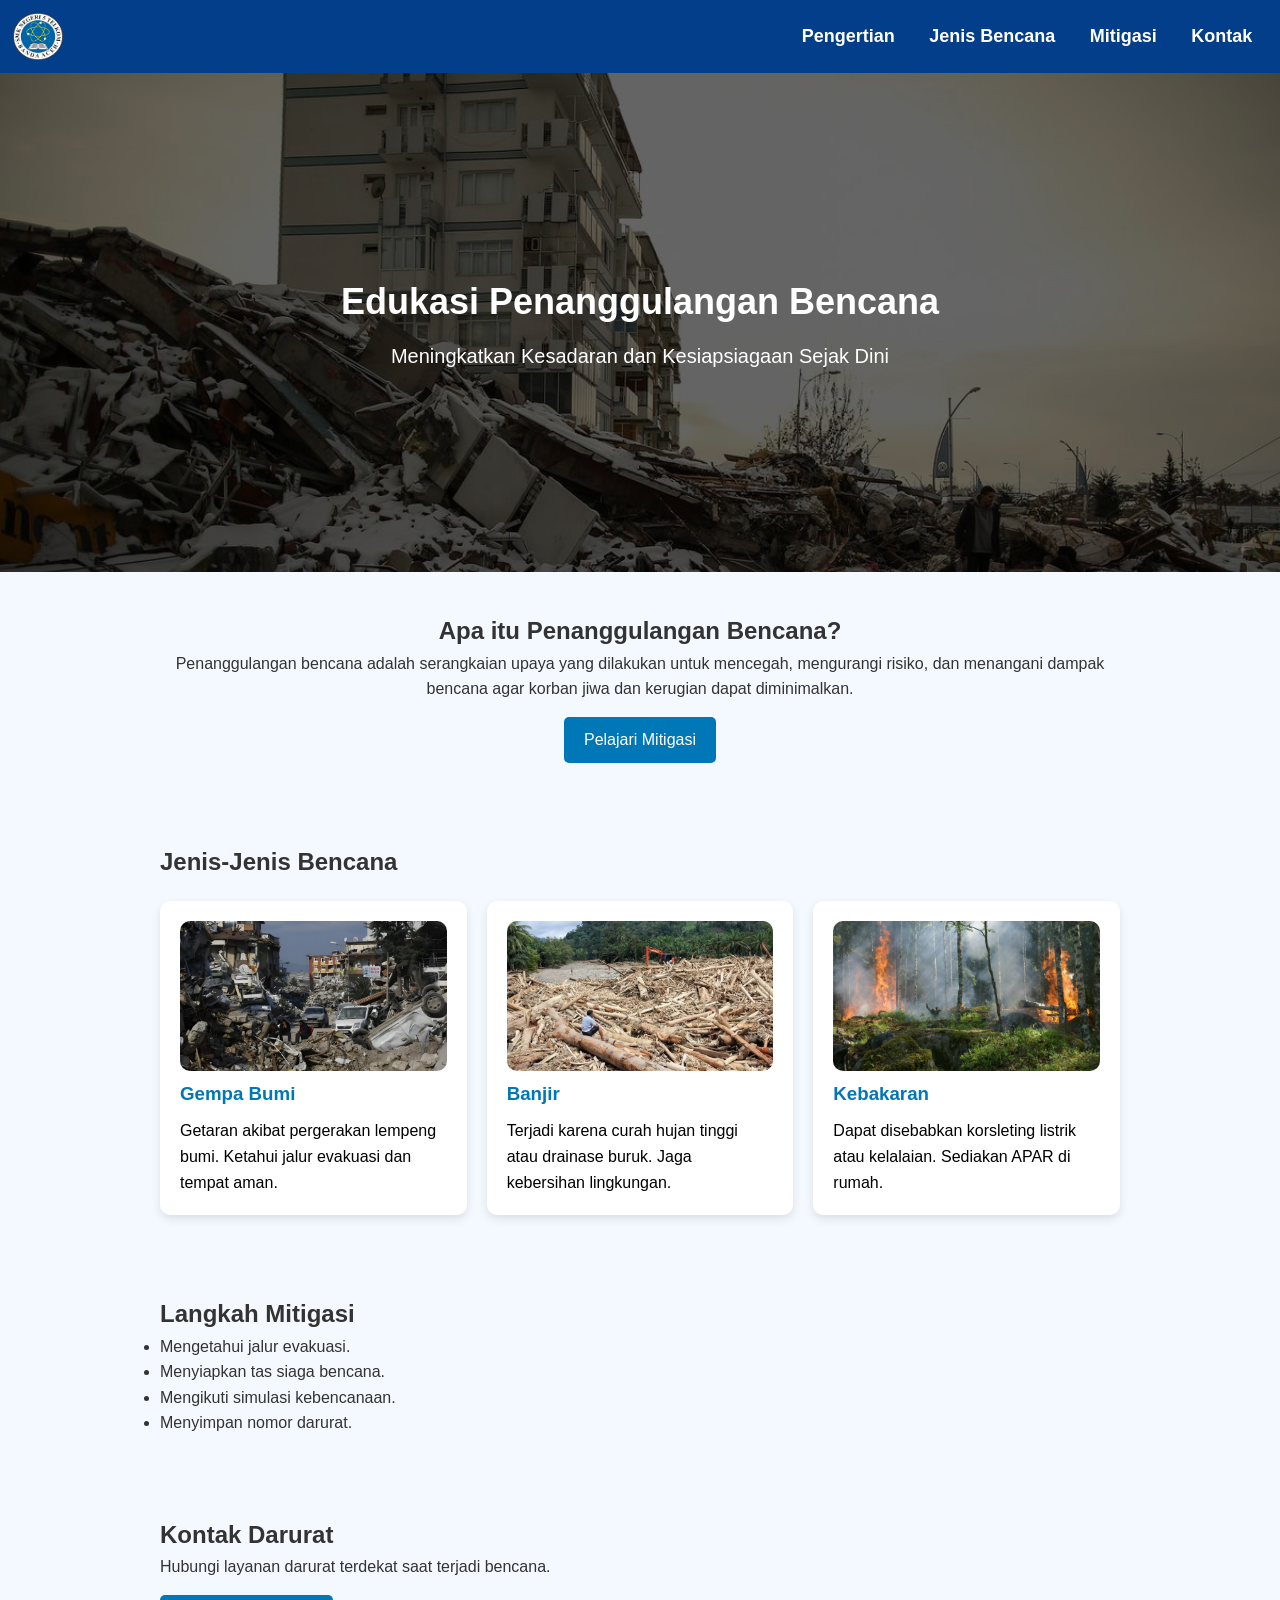
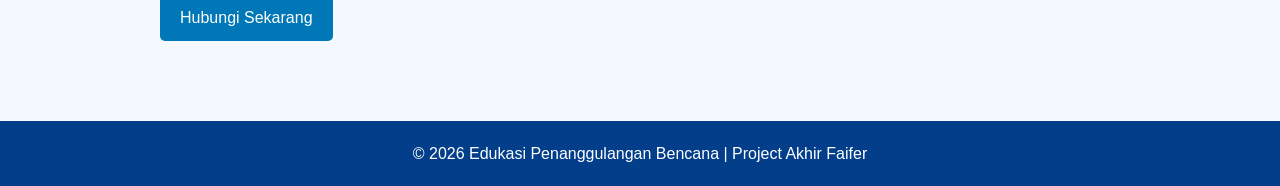
<file: index.html>
<!DOCTYPE html>
<html lang="id">
    
<head>
    <meta charset="UTF-8">
    <meta name="viewport" content="width=device-width, initial-scale=1.0">
    <title>Edukasi Penanggulangan Bencana</title>

    <!-- Menghubungkan ke file CSS eksternal -->
    <link rel="stylesheet" href="codingan/style(index).css">
</head>
<body>

    <nav>
        <img src="Images/Logo_SMKN5_Banda_Aceh_Large.png" alt="">
        <div>
            <a href="#pengertian">Pengertian</a>
            <a href="#jenis">Jenis Bencana</a>
            <a href="#mitigasi">Mitigasi</a>
            <a href="#kontak">Kontak</a>
        </div>
    </nav>


    <header>
        <h1>Edukasi Penanggulangan Bencana</h1>
        <p>Meningkatkan Kesadaran dan Kesiapsiagaan Sejak Dini</p>
    </header>

    
    <section id="pengertian">
        <h2>Apa itu Penanggulangan Bencana?</h2>
        <p>Penanggulangan bencana adalah serangkaian upaya yang dilakukan untuk mencegah, mengurangi risiko, dan menangani dampak bencana agar korban jiwa dan kerugian dapat diminimalkan.</p>
        <a href="#mitigasi" class="btn">Pelajari Mitigasi</a>
    </section>

    <section id="jenis">
        <h2>Jenis-Jenis Bencana</h2>
        <div class="card-container">

            <a href="codingan/gempabumi (1).html">
                <div class="card">
                <img src="Images/image.png" alt="">
                <h3>Gempa Bumi</h3>
                <p>Getaran akibat pergerakan lempeng bumi. Ketahui jalur evakuasi dan tempat aman.</p>
                </div>
            </a>
            <a href="codingan/banjir.html">
                <div class="card">
                <img src="Images/banjir-1.webp" alt="">
                <h3>Banjir</h3>
                <p>Terjadi karena curah hujan tinggi atau drainase buruk. Jaga kebersihan lingkungan.</p>
                </div>
            </a>
            <a href="codingan/kebakaran.html"> 
                <div class="card">
                <img src="Images/pexels-pixabay-51951.jpg" alt="">
                <h3>Kebakaran</h3>
                <p>Dapat disebabkan korsleting listrik atau kelalaian. Sediakan APAR di rumah.</p>
            </div>
            </a>

        </div>
    </section>

    <section id="mitigasi">
        <h2>Langkah Mitigasi</h2>
        <ul>
            <li>Mengetahui jalur evakuasi.</li>
            <li>Menyiapkan tas siaga bencana.</li>
            <li>Mengikuti simulasi kebencanaan.</li>
            <li>Menyimpan nomor darurat.</li>
        </ul>
    </section>

    <section id="kontak">
        <h2>Kontak Darurat</h2>
        <p>Hubungi layanan darurat terdekat saat terjadi bencana.</p>
        <a href="https://indonesiabaik.id/infografis/catat-ya-nomor-darurat-bencana" class="btn">Hubungi Sekarang</a>
    </section>

    <footer>
        <p>&copy; 2026 Edukasi Penanggulangan Bencana | Project Akhir Faifer</p>
    </footer>

</body>

</html>
</file>
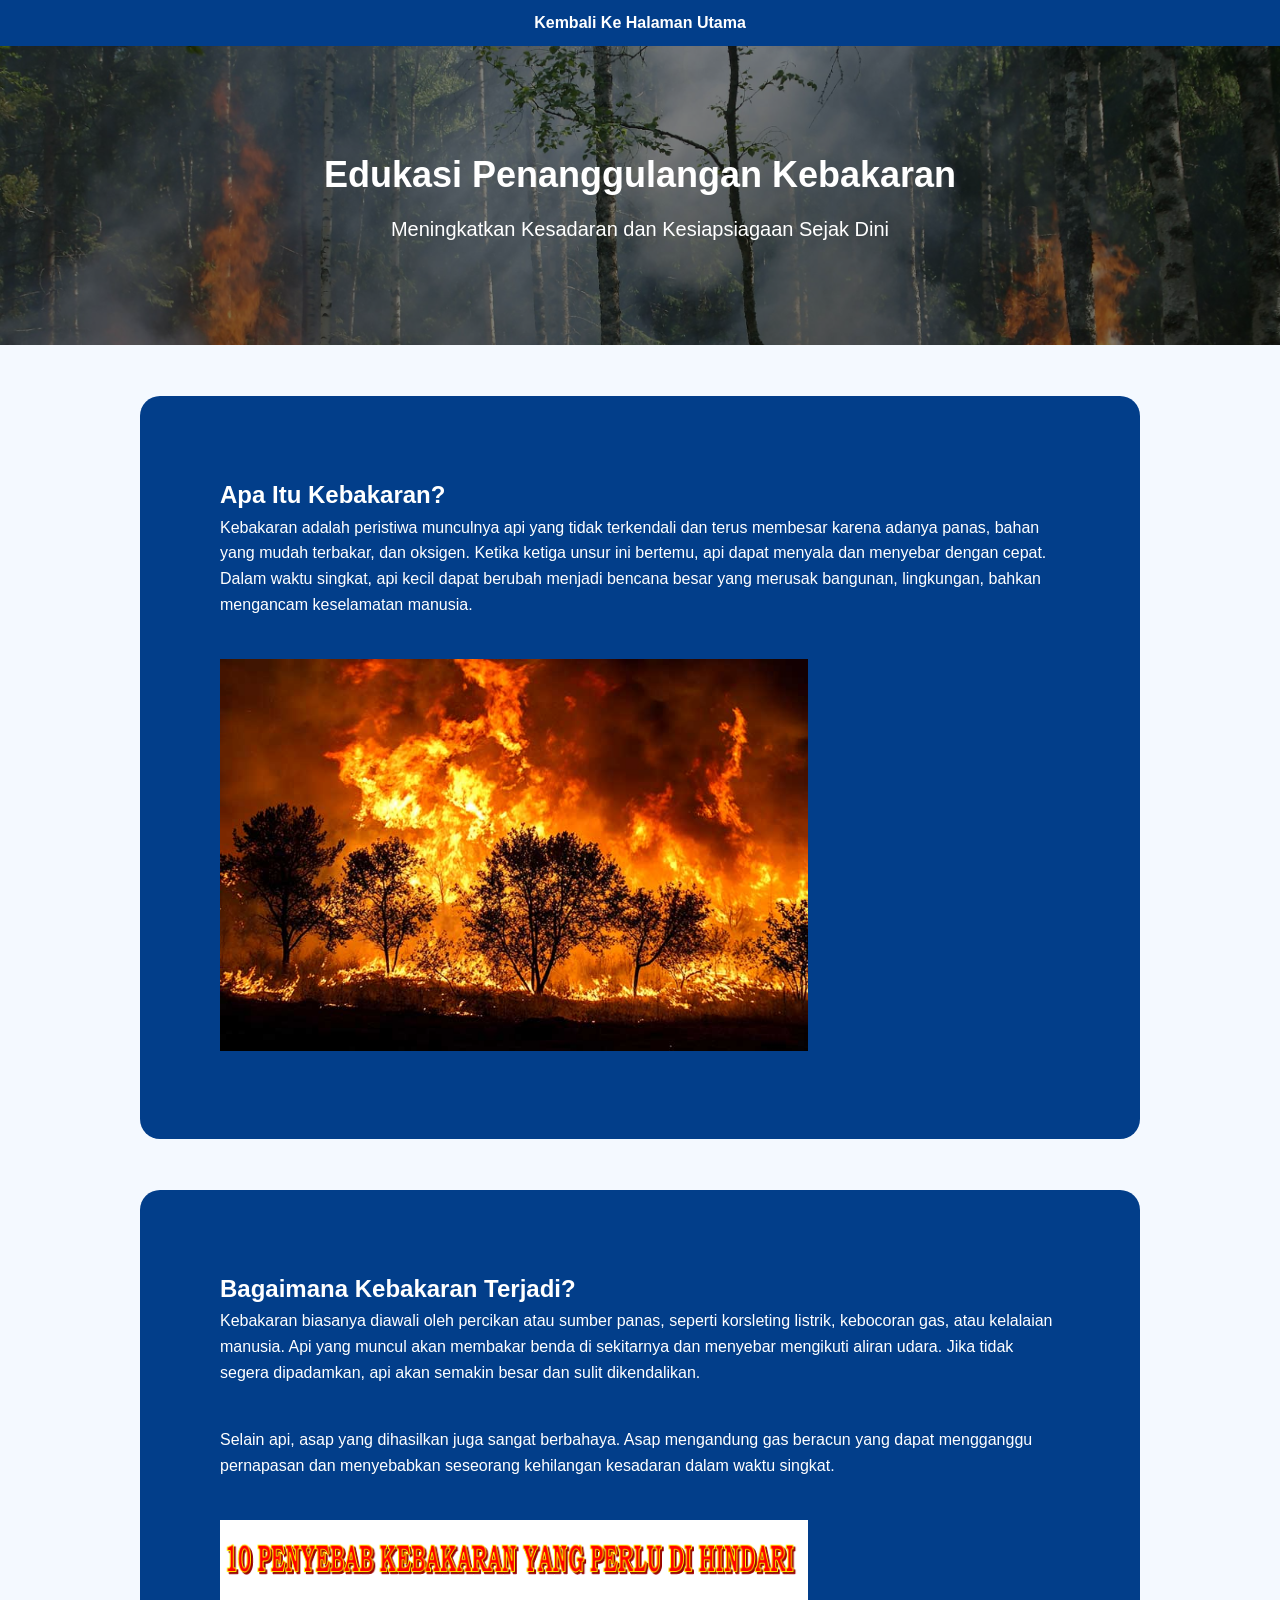
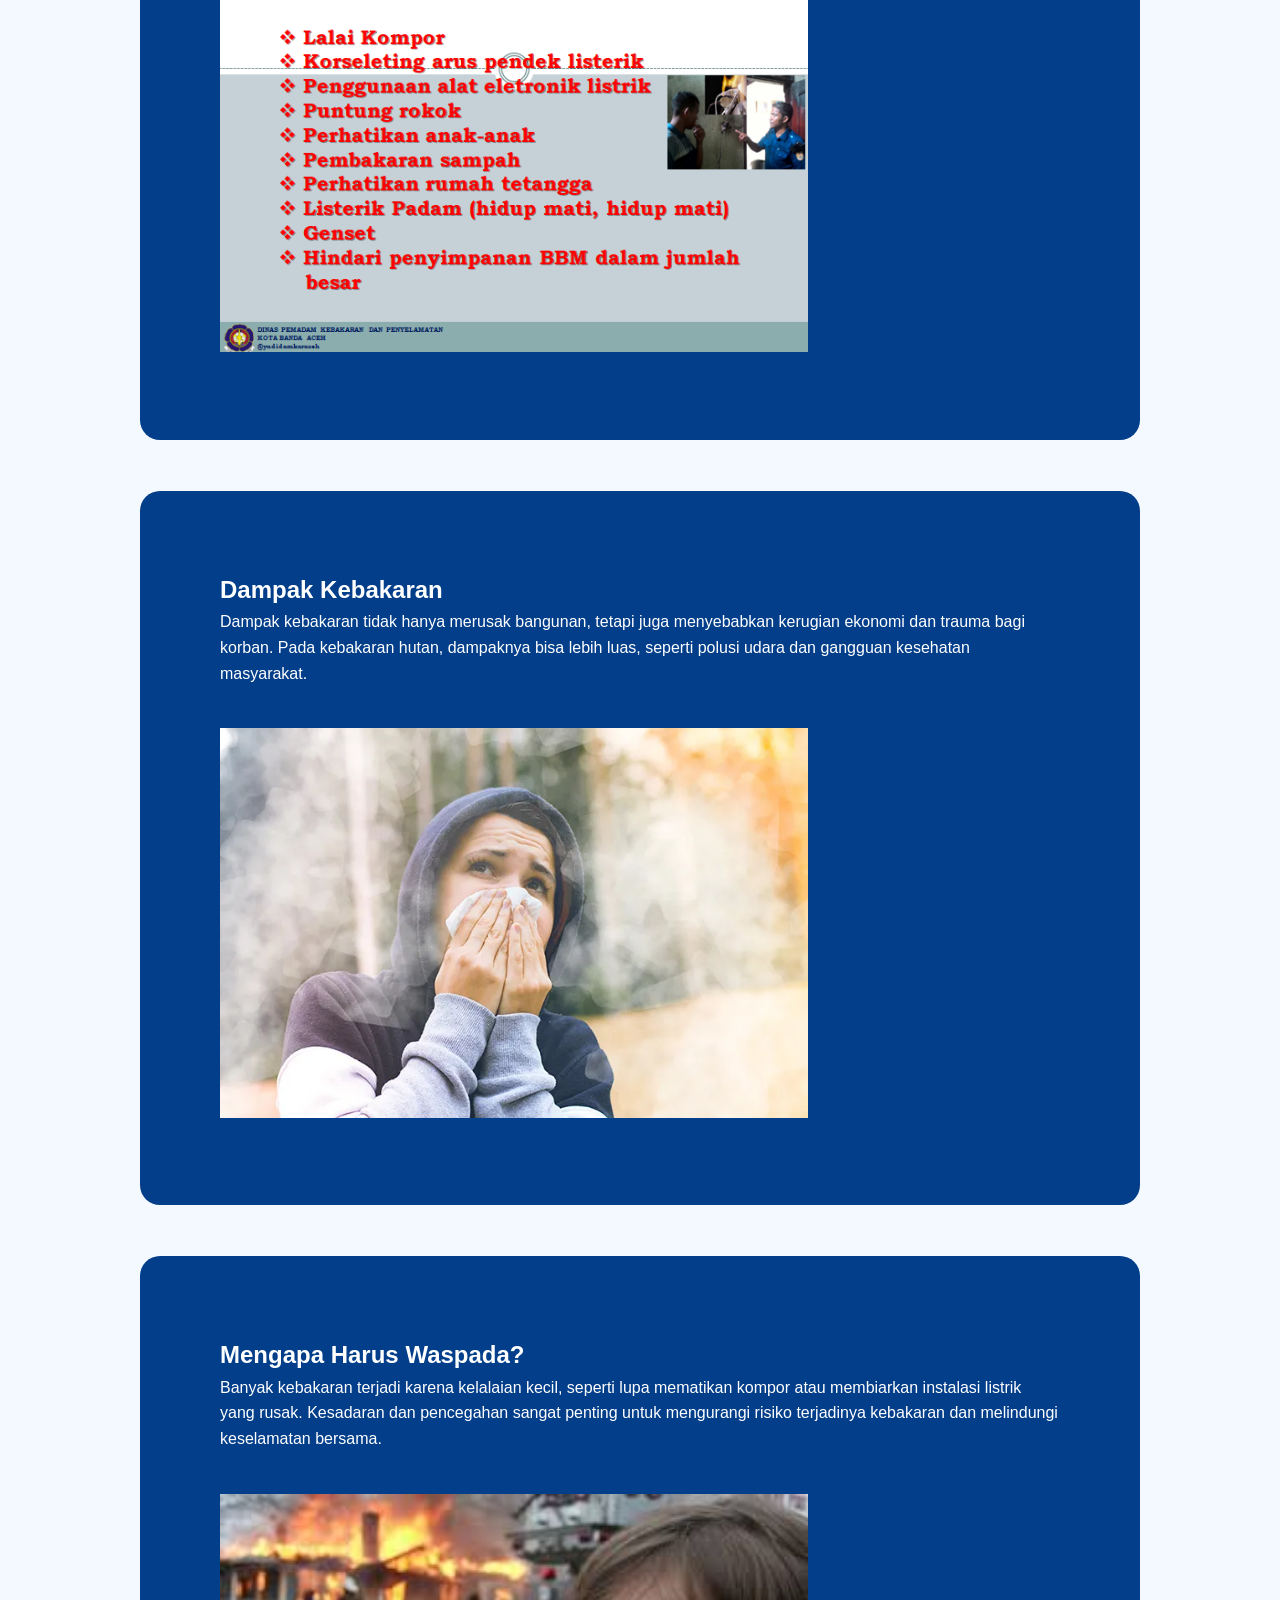
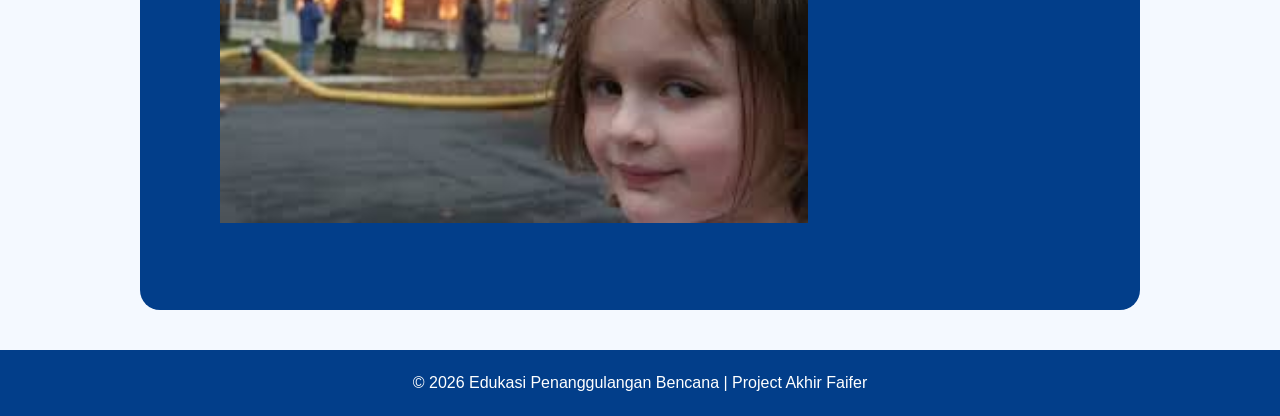
<file: kebakaran.html>
<!DOCTYPE html>
<html lang="id">
    
<head>
    <meta charset="UTF-8">
    <meta name="viewport" content="width=device-width, initial-scale=1.0">
    <title>Edukasi Penanggulangan Bencana</title>

    <!-- Menghubungkan ke file CSS eksternal -->
    <link rel="stylesheet" href="kebakaran.css">
</head>
<body>
    

    <nav>
        <a href="index.html">Kembali Ke Halaman Utama</a>
    </nav>


    <header>
        <h1>Edukasi Penanggulangan Kebakaran</h1>
        <p>Meningkatkan Kesadaran dan Kesiapsiagaan Sejak Dini</p>
    </header>

    <main>
            <section class="pengertian">
                <h2>Apa Itu Kebakaran?</h2>
                <p>
                Kebakaran adalah peristiwa munculnya api yang tidak terkendali dan terus membesar
                karena adanya panas, bahan yang mudah terbakar, dan oksigen. Ketika ketiga unsur ini
                bertemu, api dapat menyala dan menyebar dengan cepat. Dalam waktu singkat, api kecil
                dapat berubah menjadi bencana besar yang merusak bangunan, lingkungan, bahkan
                mengancam keselamatan manusia.
                </p>
                <img src="what-are-wildfires.jpg" alt="">
            </section>

           

         <section class="bagaimana">
                <h2>Bagaimana Kebakaran Terjadi?</h2>
                <p>
                Kebakaran biasanya diawali oleh percikan atau sumber panas, seperti korsleting listrik,
                kebocoran gas, atau kelalaian manusia. Api yang muncul akan membakar benda di
                sekitarnya dan menyebar mengikuti aliran udara. Jika tidak segera dipadamkan, api akan
                semakin besar dan sulit dikendalikan.
                </p>
                <p>
                Selain api, asap yang dihasilkan juga sangat berbahaya. Asap mengandung gas beracun
                yang dapat mengganggu pernapasan dan menyebabkan seseorang kehilangan kesadaran
                dalam waktu singkat.
                </p>
                <img src="Tanpa-judul-61.png" alt="">

            </section>

            <section class="dampak">
                <h2>Dampak Kebakaran</h2>
                <p>
                Dampak kebakaran tidak hanya merusak bangunan, tetapi juga menyebabkan kerugian
                ekonomi dan trauma bagi korban. Pada kebakaran hutan, dampaknya bisa lebih luas,
                seperti polusi udara dan gangguan kesehatan masyarakat.
                </p>
                <img src="X-Dampak-Kesehatan-Akibat-Menghirup-Asap-Kebakaran.jpg.webp" alt="">
            </section>

            <section class="mengapa">
                <h2>Mengapa Harus Waspada?</h2>
                <p>
                Banyak kebakaran terjadi karena kelalaian kecil, seperti lupa mematikan kompor atau
                membiarkan instalasi listrik yang rusak. Kesadaran dan pencegahan sangat penting
                untuk mengurangi risiko terjadinya kebakaran dan melindungi keselamatan bersama.
                </p>
                <img src="meme.jpg" alt="">
            </section>
        </main>
    

    
    <footer>
        <p>&copy; 2026 Edukasi Penanggulangan Bencana | Project Akhir Faifer</p>
    </footer>

</body>

</html>
</file>
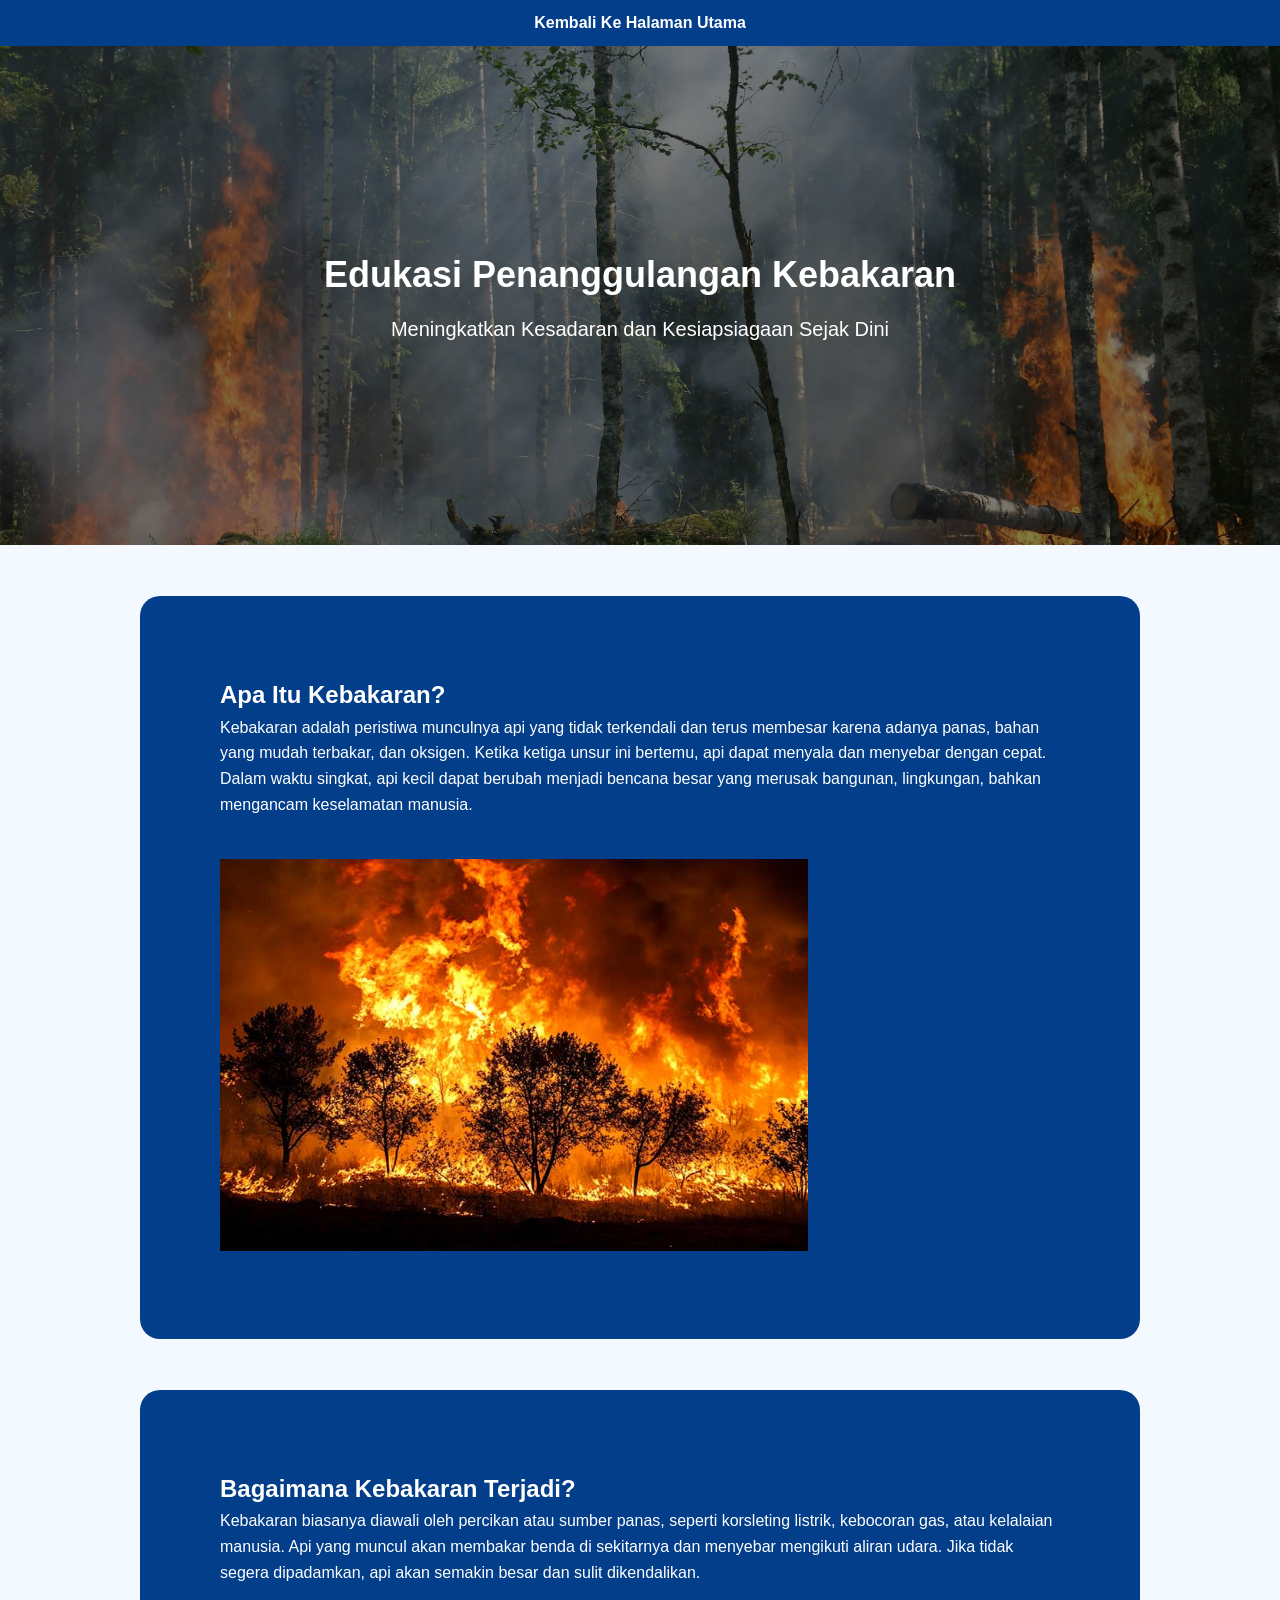
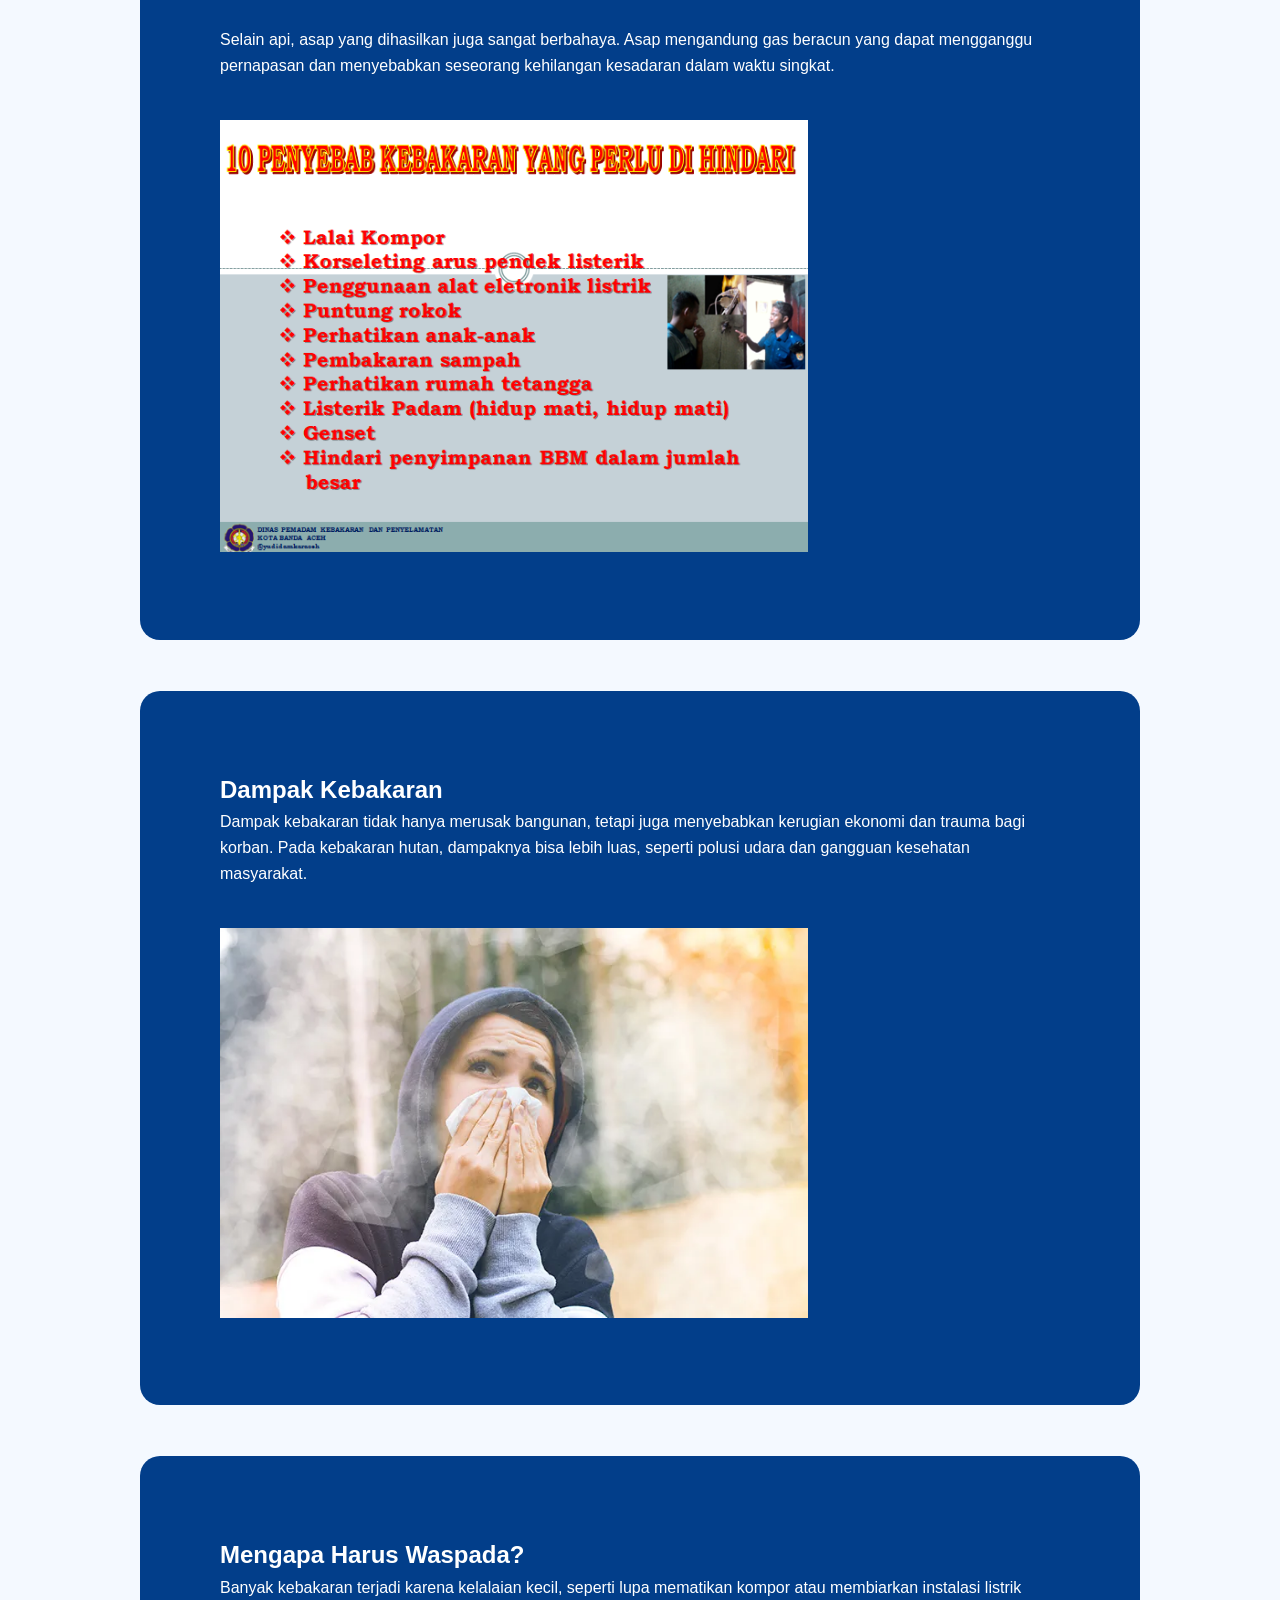
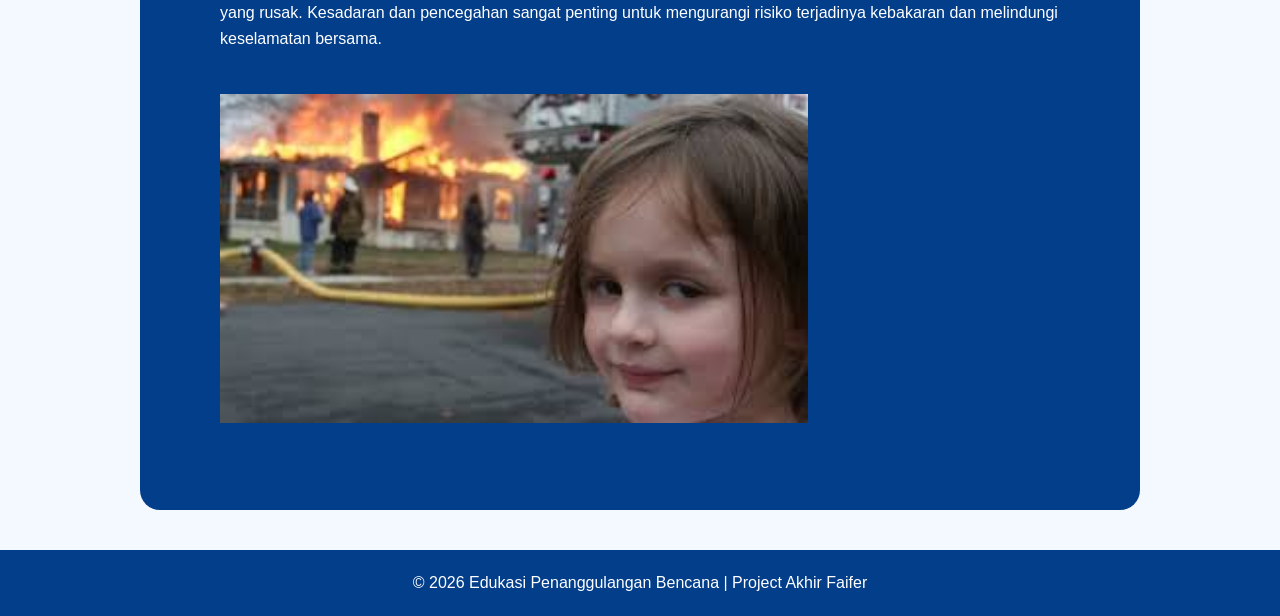
<file: codingan/kebakaran.html>
<!DOCTYPE html>
<html lang="id">
    
<head>
    <meta charset="UTF-8">
    <meta name="viewport" content="width=device-width, initial-scale=1.0">
    <title>Edukasi Penanggulangan Kebakaran</title>

    <!-- Menghubungkan ke file CSS eksternal -->
    <link rel="stylesheet" href="kebakaran.css">
</head>
<body>
    

    <nav>
        <a href="/index.html">Kembali Ke Halaman Utama</a>
    </nav>


    <header>
        <h1>Edukasi Penanggulangan Kebakaran</h1>
        <p>Meningkatkan Kesadaran dan Kesiapsiagaan Sejak Dini</p>
    </header>

    <main>
            <section class="pengertian">
                <h2>Apa Itu Kebakaran?</h2>
                <p>
                Kebakaran adalah peristiwa munculnya api yang tidak terkendali dan terus membesar
                karena adanya panas, bahan yang mudah terbakar, dan oksigen. Ketika ketiga unsur ini
                bertemu, api dapat menyala dan menyebar dengan cepat. Dalam waktu singkat, api kecil
                dapat berubah menjadi bencana besar yang merusak bangunan, lingkungan, bahkan
                mengancam keselamatan manusia.
                </p>
                <img src="/Images/what-are-wildfires.jpg" alt="">
            </section>

           

         <section class="bagaimana">
                <h2>Bagaimana Kebakaran Terjadi?</h2>
                <p>
                Kebakaran biasanya diawali oleh percikan atau sumber panas, seperti korsleting listrik,
                kebocoran gas, atau kelalaian manusia. Api yang muncul akan membakar benda di
                sekitarnya dan menyebar mengikuti aliran udara. Jika tidak segera dipadamkan, api akan
                semakin besar dan sulit dikendalikan.
                </p>
                <p>
                Selain api, asap yang dihasilkan juga sangat berbahaya. Asap mengandung gas beracun
                yang dapat mengganggu pernapasan dan menyebabkan seseorang kehilangan kesadaran
                dalam waktu singkat.
                </p>
                <img src="/Images/Tanpa-judul-61.png" alt="">

            </section>

            <section class="dampak">
                <h2>Dampak Kebakaran</h2>
                <p>
                Dampak kebakaran tidak hanya merusak bangunan, tetapi juga menyebabkan kerugian
                ekonomi dan trauma bagi korban. Pada kebakaran hutan, dampaknya bisa lebih luas,
                seperti polusi udara dan gangguan kesehatan masyarakat.
                </p>
                <img src="/Images/X-Dampak-Kesehatan-Akibat-Menghirup-Asap-Kebakaran.jpg.webp" alt="">
            </section>

            <section class="mengapa">
                <h2>Mengapa Harus Waspada?</h2>
                <p>
                Banyak kebakaran terjadi karena kelalaian kecil, seperti lupa mematikan kompor atau
                membiarkan instalasi listrik yang rusak. Kesadaran dan pencegahan sangat penting
                untuk mengurangi risiko terjadinya kebakaran dan melindungi keselamatan bersama.
                </p>
                <img src="/Images/meme.jpg" alt="">
            </section>
        </main>
    

    
    <footer>
        <p>&copy; 2026 Edukasi Penanggulangan Bencana | Project Akhir Faifer</p>
    </footer>

</body>

</html>
</file>
<file: codingan/style(index).css>
* {
    margin: 0;
    padding: 0%;
    box-sizing: border-box;
    font-family: Arial, Helvetica, sans-serif;
}

body {
    background-color: #f4f9ff;
    color: #333;
    line-height: 1.6;
}

header {
    background: linear-gradient(135deg, #0077b6, #00b4d8);
    color: white;
    padding: 200px 20px ;
    text-align: center;
    background-image: linear-gradient(rgba(0, 0, 0, 0.6), rgba(0, 0, 0, 0.6)), url(../Images/63e31aab527df.jpg);
    background-size: cover;
    
}
header h1 {
    font-size: 36px;
    margin-bottom: 10px;
}

header p {
    font-size: 20px;
}

nav {
    background-color: #023e8a;
    padding: 1%;
    display: flex;
    align-items: center;
    justify-content: space-between;
}

nav img {
    width: 4%;
}

nav a {
    color: white;
    text-decoration: none;
    font-size: large;
    margin: 0 15px;
    font-weight: bold;

}

nav a:hover {
    text-decoration: underline;
}

section {
    padding: 40px 20px;
    max-width: 1000px;
    margin: auto;
}

#pengertian {
    text-align: center;
}



.card-container {
    display: grid;
    grid-template-columns: repeat(auto-fit, minmax(250px, 1fr));
    gap: 20px;
    margin-top: 20px;
}

.card {
    background: white;
    padding: 20px;
    border-radius: 10px;
    box-shadow: 0 4px 10px rgba(0,0,0,0.1);
    transition: transform 0.3s ease;
}

.card img {
    padding: 0;
    margin: 0%;
    object-fit: cover;
    width: 100%;
    height: 150px;
    border-radius: 10px;
}

.card:hover {
    transform: translateY(-5px);
}

.card h3 {
    margin-bottom: 10px;
    color: #0077b6;
    
}

.card-container a {
    text-decoration: none;
    color: black;

}

footer {
    background-color: #023e8a;
    color: white;
    text-align: center;
    padding: 20px;
    margin-top: 40px;
}

.btn {
    display: inline-block;
    margin-top: 15px;
    padding: 10px 20px;
    background-color: #0077b6;
    color: white;
    text-decoration: none;
    border-radius: 5px;
    transition: background 0.3s ease;
}

.btn:hover {
    background-color: #023e8a;
}
</file>
<file: kebakaran.css>
* {
    margin: 0;
    padding: 0%;
    box-sizing: border-box;
    font-family: Arial, Helvetica, sans-serif;
}

body {
    background-color: #f4f9ff;
    color: #333;
    line-height: 1.6;
}

header {
    background: linear-gradient(135deg, #0077b6, #00b4d8);
    color: white;
    padding: 100px 20px;
    text-align: center;
    background-image:linear-gradient(rgba(0, 0, 0, 0.5), rgba(0, 0, 0, 0.5)), url(pexels-pixabay-51951.jpg);
    background-size: cover;
}
header h1 {
    font-size: 36px;
    margin-bottom: 10px;
}
header p {
    font-size: 20px;
}

nav {
    background-color: #023e8a;
    padding: 10px;
    text-align: center;
}

nav a {
    color: white;
    text-decoration: none;
    margin: 0 15px;
    font-weight: bold;
}

nav a:hover {
    text-decoration: underline;
}

section {
    padding: 80px ;
    max-width: 1000px;
    margin: auto;
    background-color: #023e8a;
    border-radius: 20px;
    margin-top: 4%;
    color: white;
}
section p {
    margin-bottom: 5%;
}

section img {
    width: 70%;
    height: fit-content;
}

#pengertian {
    text-align: center;
}



.card-container {
    display: grid;
    grid-template-columns: repeat(auto-fit, minmax(250px, 1fr));
    gap: 20px;
    margin-top: 20px;
}

.card {
    background: white;
    padding: 20px;
    border-radius: 10px;
    box-shadow: 0 4px 10px rgba(0,0,0,0.1);
    transition: transform 0.3s ease;
}

.card img {
    padding: 0;
    margin: 0%;
    object-fit: cover;
    width: 100%;
    height: 150px;
    border-radius: 10px;
}

.card:hover {
    transform: translateY(-5px);
}

.card h3 {
    margin-bottom: 10px;
    color: #0077b6;
}

footer {
    background-color: #023e8a;
    color: white;
    text-align: center;
    padding: 20px;
    margin-top: 40px;
}

.btn {
    display: inline-block;
    margin-top: 15px;
    padding: 10px 20px;
    background-color: #0077b6;
    color: white;
    text-decoration: none;
    border-radius: 5px;
    transition: background 0.3s ease;
}

.btn:hover {
    background-color: #023e8a;
}

.pengertian {
   
}

.bagaimana {


.dampak {
}

.mengapa {
}
</file>
<file: codingan/kebakaran.css>
* {
    margin: 0;
    padding: 0%;
    box-sizing: border-box;
    font-family: Arial, Helvetica, sans-serif;
}

body {
    background-color: #f4f9ff;
    color: #333;
    line-height: 1.6;
}

header {
    background: linear-gradient(135deg, #0077b6, #00b4d8);
    color: white;
    padding: 200px 20px;
    text-align: center;
    background-image:linear-gradient(rgba(0, 0, 0, 0.5), rgba(0, 0, 0, 0.5)), url(/Images/pexels-pixabay-51951.jpg);
    background-size: cover;
}
header h1 {
    font-size: 36px;
    margin-bottom: 10px;
}
header p {
    font-size: 20px;
}

nav {
    background-color: #023e8a;
    padding: 10px;
    text-align: center;
}

nav a {
    color: white;
    text-decoration: none;
    margin: 0 15px;
    font-weight: bold;
}

nav a:hover {
    text-decoration: underline;
}

section {
    padding: 80px ;
    max-width: 1000px;
    margin: auto;
    background-color: #023e8a;
    border-radius: 20px;
    margin-top: 4%;
    color: white;
}
section p {
    margin-bottom: 5%;
}

section img {
    width: 70%;
    height: fit-content;
}

#pengertian {
    text-align: center;
}



.card-container {
    display: grid;
    grid-template-columns: repeat(auto-fit, minmax(250px, 1fr));
    gap: 20px;
    margin-top: 20px;
}

.card {
    background: white;
    padding: 20px;
    border-radius: 10px;
    box-shadow: 0 4px 10px rgba(0,0,0,0.1);
    transition: transform 0.3s ease;
}

.card img {
    padding: 0;
    margin: 0%;
    object-fit: cover;
    width: 100%;
    height: 150px;
    border-radius: 10px;
}

.card:hover {
    transform: translateY(-5px);
}

.card h3 {
    margin-bottom: 10px;
    color: #0077b6;
}

footer {
    background-color: #023e8a;
    color: white;
    text-align: center;
    padding: 20px;
    margin-top: 40px;
}

.btn {
    display: inline-block;
    margin-top: 15px;
    padding: 10px 20px;
    background-color: #0077b6;
    color: white;
    text-decoration: none;
    border-radius: 5px;
    transition: background 0.3s ease;
}

.btn:hover {
    background-color: #023e8a;
}

.pengertian {
   
}

.bagaimana {


.dampak {
}

.mengapa {
}
</file>
